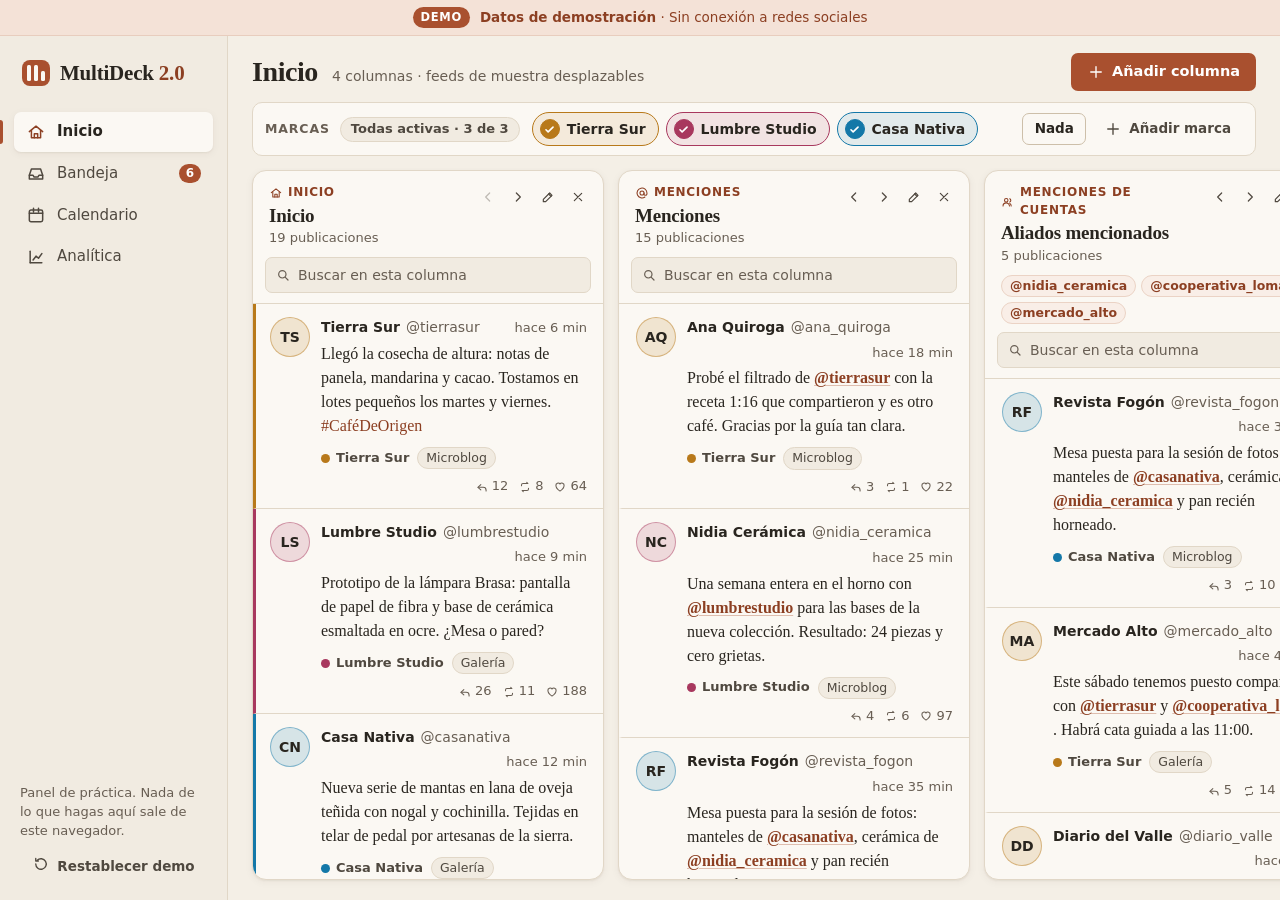
<file: index.html>
<!doctype html>
<html lang="es">
<head>
  <meta charset="utf-8">
  <meta name="viewport" content="width=device-width, initial-scale=1, viewport-fit=cover">
  <meta name="color-scheme" content="light">
  <meta name="description" content="MultiDeck 2.0: demostración interactiva de un panel de redes sociales con datos ficticios.">
  <!-- Sin recursos externos: la demo no hace ninguna llamada de red. -->
  <meta http-equiv="Content-Security-Policy" content="default-src 'self'; style-src 'self' 'unsafe-inline'; img-src 'self' data:; connect-src 'none'; font-src 'self'">
  <title>MultiDeck 2.0 · Demostración</title>
  <link rel="icon" href="data:image/svg+xml,%3Csvg xmlns='http://www.w3.org/2000/svg' viewBox='0 0 32 32'%3E%3Crect width='32' height='32' rx='8' fill='%23A9502F'/%3E%3Cpath d='M8 9h4v14H8zM14 9h4v14h-4zM20 9h4v9h-4z' fill='%23FBF8F3'/%3E%3C/svg%3E">
  <link rel="stylesheet" href="css/styles.css">
</head>
<body>
  <a class="skip-link" href="#main">Saltar al contenido</a>

  <div class="demo-banner" role="note">
    <span class="demo-banner__pill">Demo</span>
    <span><strong>Datos de demostración</strong> · Sin conexión a redes sociales</span>
    <span class="demo-banner__extra" id="persist-note"></span>
  </div>

  <div class="app">
    <aside class="sidebar" aria-label="Navegación">
      <div class="logo">
        <span class="logo__mark" aria-hidden="true"><i></i><i></i><i></i></span>
        <span class="logo__text">MultiDeck <em>2.0</em></span>
      </div>
      <nav class="nav" aria-label="Secciones principales">
        <ul>
          <li><a class="nav__item" href="#inicio" data-view="inicio"><span class="nav__icon" data-icon="home"></span><span class="nav__label">Inicio</span></a></li>
          <li><a class="nav__item" href="#bandeja" data-view="bandeja"><span class="nav__icon" data-icon="inbox"></span><span class="nav__label">Bandeja</span><span class="nav__badge" id="nav-unread" hidden></span></a></li>
          <li><a class="nav__item" href="#calendario" data-view="calendario"><span class="nav__icon" data-icon="calendar"></span><span class="nav__label">Calendario</span></a></li>
          <li><a class="nav__item" href="#analitica" data-view="analitica"><span class="nav__icon" data-icon="chart"></span><span class="nav__label">Analítica</span></a></li>
        </ul>
      </nav>
      <div class="sidebar__foot">
        <p class="sidebar__note">Panel de práctica. Nada de lo que hagas aquí sale de este navegador.</p>
        <button type="button" class="btn btn--ghost btn--sm" id="reset-demo"><span data-icon="reset"></span>Restablecer demo</button>
      </div>
    </aside>

    <div class="workspace">
      <header class="topbar">
        <div class="topbar__heading">
          <span class="topbar__logo" aria-hidden="true">MultiDeck <em>2.0</em></span>
          <h1 id="view-title">Inicio</h1>
          <p id="view-subtitle" class="topbar__sub"></p>
        </div>
        <div class="topbar__actions" id="view-actions"></div>
      </header>

      <section class="brandbar" id="brandbar" aria-label="Filtro de marcas"></section>

      <main id="main" tabindex="-1">
        <section class="view view--home" id="view-inicio" data-view="inicio" aria-labelledby="view-title"></section>
        <section class="view view--inbox" id="view-bandeja" data-view="bandeja" aria-labelledby="view-title" hidden></section>
        <section class="view view--calendar" id="view-calendario" data-view="calendario" aria-labelledby="view-title" hidden></section>
        <section class="view view--analytics" id="view-analitica" data-view="analitica" aria-labelledby="view-title" hidden></section>
      </main>
    </div>
  </div>

  <!-- Diálogo: añadir o editar columna -->
  <dialog class="dialog" id="dialog-column" aria-labelledby="dialog-column-title">
    <form class="dialog__form" id="form-column" novalidate>
      <header class="dialog__head">
        <h2 id="dialog-column-title">Añadir columna</h2>
        <button type="button" class="icon-btn" data-close aria-label="Cerrar"><span data-icon="close"></span></button>
      </header>
      <div class="dialog__body">
        <fieldset class="type-picker" id="column-type-field">
          <legend>Tipo de feed</legend>
          <label class="type-option"><input type="radio" name="type" value="home" checked><span class="type-option__card"><span data-icon="home"></span><strong>Inicio</strong><small>Publicaciones recientes ficticias</small></span></label>
          <label class="type-option"><input type="radio" name="type" value="mentions"><span class="type-option__card"><span data-icon="at"></span><strong>Menciones</strong><small>Menciones a las marcas de demostración</small></span></label>
          <label class="type-option"><input type="radio" name="type" value="accounts"><span class="type-option__card"><span data-icon="users"></span><strong>Menciones de cuentas</strong><small>Publicaciones que mencionan a cuentas que elijas</small></span></label>
          <label class="type-option"><input type="radio" name="type" value="list"><span class="type-option__card"><span data-icon="list"></span><strong>Listas</strong><small>Publicaciones de una colección ficticia</small></span></label>
        </fieldset>

        <div class="field" id="field-accounts" hidden>
          <label for="col-accounts">Cuentas a seguir <span class="field__hint-inline">(hasta 8, separadas por comas)</span></label>
          <input id="col-accounts" name="accounts" type="text" autocomplete="off" spellcheck="false" placeholder="@revista_fogon, @mercado_alto" aria-describedby="col-accounts-hint col-accounts-error">
          <p class="field__hint" id="col-accounts-hint">Prueba con cuentas de los datos de muestra: <span id="account-suggestions"></span></p>
          <p class="field__error" id="col-accounts-error" aria-live="polite"></p>
        </div>

        <div class="field" id="field-list" hidden>
          <label for="col-list">Colección</label>
          <select id="col-list" name="listId"></select>
        </div>

        <div class="field">
          <label for="col-title">Título de la columna <span class="field__hint-inline">(opcional)</span></label>
          <input id="col-title" name="title" type="text" maxlength="40" autocomplete="off" aria-describedby="col-title-error">
          <p class="field__error" id="col-title-error" aria-live="polite"></p>
        </div>
      </div>
      <footer class="dialog__foot">
        <button type="button" class="btn btn--ghost" data-close>Cancelar</button>
        <button type="submit" class="btn btn--primary" id="column-submit">Añadir columna</button>
      </footer>
    </form>
  </dialog>

  <!-- Diálogo: marcas locales -->
  <dialog class="dialog" id="dialog-brand" aria-labelledby="dialog-brand-title">
    <form class="dialog__form" id="form-brand" novalidate>
      <header class="dialog__head">
        <h2 id="dialog-brand-title">Añadir marca de demostración</h2>
        <button type="button" class="icon-btn" data-close aria-label="Cerrar"><span data-icon="close"></span></button>
      </header>
      <div class="dialog__body">
        <p class="dialog__intro">La marca solo existe en este navegador. No se crea ni se vincula ninguna cuenta real.</p>
        <div class="field">
          <label for="brand-name">Nombre de la marca</label>
          <input id="brand-name" name="name" type="text" maxlength="30" autocomplete="off" placeholder="Por ejemplo, Monte Claro" aria-describedby="brand-name-error">
          <p class="field__error" id="brand-name-error" aria-live="polite"></p>
        </div>
        <div class="field">
          <label for="brand-handle">@usuario ficticio <span class="field__hint-inline">(opcional)</span></label>
          <input id="brand-handle" name="handle" type="text" maxlength="31" autocomplete="off" spellcheck="false" placeholder="monteclaro" aria-describedby="brand-handle-hint brand-handle-error">
          <p class="field__hint" id="brand-handle-hint">Si lo dejas vacío, se genera a partir del nombre.</p>
          <p class="field__error" id="brand-handle-error" aria-live="polite"></p>
        </div>
        <div class="local-brands" id="local-brands"></div>
      </div>
      <footer class="dialog__foot">
        <button type="button" class="btn btn--ghost" data-close>Cerrar</button>
        <button type="submit" class="btn btn--primary">Añadir marca</button>
      </footer>
    </form>
  </dialog>

  <div class="toasts" id="toasts" aria-live="polite"></div>

  <script src="js/data.js"></script>
  <script src="js/utils.js"></script>
  <script src="js/store.js"></script>
  <script src="js/ui.js"></script>
  <script src="js/views/brands.js"></script>
  <script src="js/views/home.js"></script>
  <script src="js/views/inbox.js"></script>
  <script src="js/views/calendar.js"></script>
  <script src="js/views/analytics.js"></script>
  <script src="js/app.js"></script>
</body>
</html>
</file>
<file: css/styles.css>
/* ==========================================================================
   MultiDeck 2.0 · Estilos
   Estética cálida y editorial: marfil, carbón y acentos terracota.
   ========================================================================== */

:root {
  color-scheme: light;

  --bg: #F4EFE6;
  --surface: #FBF8F3;
  --surface-2: #F1EBE1;
  --surface-3: #E9E1D4;
  --border: #E1D7C7;
  --border-strong: #CDBFA9;
  --text: #29251F;
  --text-2: #4F483F;
  --text-3: #685E53;
  --accent: #A9502F;
  --accent-hover: #934326;
  --accent-ink: #8C3F22;
  --accent-soft: #F4E2D7;
  --accent-softer: #F9EEE7;
  --danger: #A23A2A;
  --success: #4E6B2C;
  --focus: #A9502F;

  --serif: "Iowan Old Style", "Palatino Linotype", Palatino, "Book Antiqua", Georgia, "Liberation Serif", "Times New Roman", serif;
  --sans: ui-sans-serif, system-ui, -apple-system, "Segoe UI", Roboto, "Helvetica Neue", Arial, "Liberation Sans", sans-serif;

  --radius: 10px;
  --radius-sm: 7px;
  --radius-lg: 14px;
  --shadow: 0 1px 2px rgba(60, 40, 20, .06), 0 2px 8px rgba(60, 40, 20, .05);
  --shadow-lg: 0 10px 40px rgba(50, 32, 16, .18);
  --sidebar-w: 228px;
  --col-w: 352px;
  --tabbar-h: 64px;
}

*, *::before, *::after { box-sizing: border-box; }

html, body { height: 100%; }

body {
  margin: 0;
  background: var(--bg);
  color: var(--text);
  font-family: var(--sans);
  font-size: 15px;
  line-height: 1.45;
  -webkit-font-smoothing: antialiased;
  display: flex;
  flex-direction: column;
  height: 100dvh;
  overflow: hidden;
}

h1, h2, h3 { margin: 0; font-weight: 600; }
p { margin: 0; }
ul, ol { margin: 0; padding: 0; list-style: none; }
button, input, select, textarea { font: inherit; color: inherit; }
button { cursor: pointer; }
button:disabled { cursor: not-allowed; }
mark { background: #F6D9A8; color: inherit; border-radius: 3px; padding: 0 1px; }

.icon { width: 18px; height: 18px; flex: none; fill: none; stroke: currentColor; stroke-width: 1.8; stroke-linecap: round; stroke-linejoin: round; }
.muted { color: var(--text-3); }
.sr-only { position: absolute !important; width: 1px; height: 1px; padding: 0; margin: -1px; overflow: hidden; clip: rect(0 0 0 0); white-space: nowrap; border: 0; }

/* Foco visible y consistente */
:focus { outline: none; }
:focus-visible { outline: 2.5px solid var(--focus); outline-offset: 2px; border-radius: 6px; }
input:focus-visible, select:focus-visible, textarea:focus-visible { outline-offset: 0; }

.skip-link { position: absolute; left: 12px; top: -60px; z-index: 100; background: var(--text); color: var(--surface); padding: 8px 14px; border-radius: 8px; text-decoration: none; }
.skip-link:focus { top: 8px; }

/* --- Aviso de demostración -------------------------------------------------- */
.demo-banner {
  flex: none;
  display: flex; align-items: center; justify-content: center; gap: 10px; flex-wrap: wrap;
  padding: 7px 16px;
  background: var(--accent-soft);
  border-bottom: 1px solid #E8CDBE;
  color: var(--accent-ink);
  font-size: 13.5px;
  text-align: center;
}
.demo-banner strong { font-weight: 650; }
.demo-banner__pill { background: var(--accent); color: #fff; font-size: 11.5px; font-weight: 700; letter-spacing: .06em; text-transform: uppercase; padding: 2px 8px; border-radius: 99px; }
.demo-banner__extra:empty { display: none; }

/* --- Estructura ------------------------------------------------------------- */
.app { flex: 1; min-height: 0; display: grid; grid-template-columns: var(--sidebar-w) 1fr; }

.sidebar {
  display: flex; flex-direction: column; gap: 22px;
  padding: 20px 14px 16px;
  background: var(--surface-2);
  border-right: 1px solid var(--border);
  min-height: 0;
}
.logo { display: flex; align-items: center; gap: 10px; padding: 2px 8px; }
.logo__mark { display: inline-flex; gap: 3px; align-items: flex-end; height: 26px; padding: 5px; border-radius: 8px; background: var(--accent); }
.logo__mark i { display: block; width: 4px; background: var(--surface); border-radius: 1.5px; }
.logo__mark i:nth-child(1) { height: 16px; } .logo__mark i:nth-child(2) { height: 16px; } .logo__mark i:nth-child(3) { height: 10px; }
.logo__text, .topbar__logo { font-family: var(--serif); font-size: 21px; font-weight: 600; letter-spacing: -.01em; }
.logo__text em, .topbar__logo em { font-style: normal; color: var(--accent-ink); }

.nav ul { display: flex; flex-direction: column; gap: 2px; }
.nav__item {
  display: flex; align-items: center; gap: 11px;
  padding: 9px 12px; border-radius: var(--radius-sm);
  color: var(--text-2); text-decoration: none; font-weight: 520; font-size: 15px;
  position: relative;
}
.nav__item:hover { background: var(--surface-3); color: var(--text); }
.nav__item.is-active { background: var(--surface); color: var(--text); box-shadow: var(--shadow); font-weight: 620; }
.nav__item.is-active::before { content: ""; position: absolute; left: -14px; top: 8px; bottom: 8px; width: 3px; border-radius: 0 3px 3px 0; background: var(--accent); }
.nav__item.is-active .nav__icon { color: var(--accent-ink); }
.nav__icon { display: inline-flex; }
.nav__icon .icon { width: 20px; height: 20px; }
.nav__badge { margin-left: auto; min-width: 22px; padding: 1px 7px; border-radius: 99px; background: var(--accent); color: #fff; font-size: 12px; font-weight: 700; text-align: center; }

.sidebar__foot { margin-top: auto; display: flex; flex-direction: column; gap: 10px; padding: 0 6px; }
.sidebar__note { font-size: 13px; color: var(--text-3); }

.workspace { display: flex; flex-direction: column; min-width: 0; min-height: 0; }

.topbar { display: flex; align-items: center; justify-content: space-between; gap: 16px; padding: 16px 24px 10px; }
.topbar__heading { display: flex; align-items: baseline; gap: 14px; flex-wrap: wrap; min-width: 0; }
.topbar__logo { display: none; }
.topbar h1 { font-family: var(--serif); font-size: 28px; letter-spacing: -.015em; font-weight: 600; }
.topbar__sub { color: var(--text-3); font-size: 14px; }
.topbar__actions { display: flex; gap: 8px; flex: none; }

/* --- Barra de marcas -------------------------------------------------------- */
.brandbar {
  display: flex; align-items: center; gap: 12px; flex-wrap: wrap;
  margin: 0 24px 12px; padding: 9px 12px;
  background: var(--surface); border: 1px solid var(--border); border-radius: var(--radius);
}
.brandbar__label { display: flex; align-items: center; gap: 10px; }
.brandbar__title { font-size: 12.5px; font-weight: 700; letter-spacing: .07em; text-transform: uppercase; color: var(--text-3); }
.brandbar__chips { display: flex; gap: 7px; flex-wrap: wrap; }
.brandbar__actions { display: flex; gap: 6px; margin-left: auto; }

.count-pill { font-size: 13px; font-weight: 600; padding: 2px 10px; border-radius: 99px; background: var(--surface-2); color: var(--text-2); border: 1px solid var(--border); white-space: nowrap; }
.count-pill--empty { background: #F7E4DD; border-color: #E8C3B6; color: var(--danger); }

.brand-chip {
  display: inline-flex; align-items: center; gap: 7px;
  padding: 5px 12px 5px 7px; min-height: 34px;
  border-radius: 99px; border: 1.5px solid var(--border-strong);
  background: var(--surface); color: var(--text-2); font-size: 14px; font-weight: 560;
  transition: background .15s, border-color .15s;
  white-space: nowrap;
}
.brand-chip:hover { border-color: var(--brand); }
.brand-chip__check { display: inline-flex; align-items: center; justify-content: center; width: 20px; height: 20px; border-radius: 50%; border: 1.5px solid var(--brand); background: transparent; color: #fff; }
.brand-chip__check .icon { width: 13px; height: 13px; stroke-width: 3; opacity: 0; }
.brand-chip.is-on { background: color-mix(in srgb, var(--brand) 11%, var(--surface)); border-color: var(--brand); color: var(--text); }
.brand-chip.is-on .brand-chip__check { background: var(--brand); }
.brand-chip.is-on .brand-chip__check .icon { opacity: 1; }
.brand-chip__local { font-size: 11px; font-weight: 700; text-transform: uppercase; letter-spacing: .05em; color: var(--text-3); }

.brand-dot { display: inline-block; width: 9px; height: 9px; border-radius: 50%; background: var(--brand); flex: none; }
.brand-tag { display: inline-flex; align-items: center; gap: 6px; font-size: 13px; font-weight: 600; color: var(--text-2); white-space: nowrap; }
.channel-tag, .demo-tag { display: inline-flex; align-items: center; font-size: 12.5px; padding: 1px 8px; border-radius: 99px; background: var(--surface-2); border: 1px solid var(--border); color: var(--text-2); white-space: nowrap; }
.demo-tag { background: var(--accent-softer); border-color: #EBD3C5; color: var(--accent-ink); font-weight: 600; }
.demo-tag--xs { font-size: 11px; padding: 0 6px; }

/* --- Botones ------------------------------------------------------------------ */
.btn {
  display: inline-flex; align-items: center; justify-content: center; gap: 7px;
  min-height: 38px; padding: 7px 15px;
  border-radius: var(--radius-sm); border: 1.5px solid transparent;
  font-weight: 600; font-size: 14.5px; white-space: nowrap;
  transition: background .15s, border-color .15s, color .15s;
}
.btn--sm { min-height: 32px; padding: 4px 11px; font-size: 13.5px; }
.btn--primary { background: var(--accent); color: #fff; }
.btn--primary:hover { background: var(--accent-hover); }
.btn--outline { background: var(--surface); border-color: var(--border-strong); color: var(--text); }
.btn--outline:hover { border-color: var(--accent); color: var(--accent-ink); }
.btn--ghost { background: transparent; color: var(--text-2); }
.btn--ghost:hover { background: var(--surface-3); color: var(--text); }
.btn--link { background: none; border: 0; color: var(--accent-ink); padding: 4px 6px; text-decoration: underline; text-underline-offset: 3px; min-height: 0; }
.btn--link:disabled { color: var(--text-3); text-decoration: none; opacity: .7; }
#brand-toggle-all { min-width: 64px; }

.icon-btn { display: inline-flex; align-items: center; justify-content: center; width: 36px; height: 36px; border-radius: var(--radius-sm); border: 1px solid transparent; background: transparent; color: var(--text-2); }
.icon-btn--sm { width: 30px; height: 30px; }
.icon-btn--sm .icon { width: 16px; height: 16px; }
.icon-btn:hover:not(:disabled) { background: var(--surface-3); color: var(--text); }
.icon-btn--danger:hover:not(:disabled) { background: #F6E1DA; color: var(--danger); }
.icon-btn:disabled { opacity: .35; }

/* --- Vistas ------------------------------------------------------------------ */
main { flex: 1; min-height: 0; overflow-y: auto; }
main:focus { outline: none; }
body[data-view="inicio"] main { overflow: hidden; display: flex; }
.view--home { flex: 1; min-width: 0; display: flex; flex-direction: column; }
.view--inbox, .view--calendar, .view--analytics { padding: 4px 24px 32px; }
[hidden] { display: none !important; }

.card { background: var(--surface); border: 1px solid var(--border); border-radius: var(--radius-lg); box-shadow: var(--shadow); }

/* --- Tablero de columnas ------------------------------------------------------ */
.pager { display: none; }
.board {
  flex: 1; min-height: 0;
  display: flex; gap: 14px; align-items: stretch;
  padding: 2px 24px 20px;
  overflow-x: auto; overflow-y: hidden;
  scroll-padding-inline: 24px;
}
.column {
  flex: 0 0 var(--col-w); width: var(--col-w);
  display: flex; flex-direction: column; min-height: 0;
  background: var(--surface); border: 1px solid var(--border); border-radius: var(--radius-lg);
  box-shadow: var(--shadow);
  overflow: hidden;
}
.column__head { display: flex; align-items: flex-start; gap: 6px; padding: 13px 10px 8px 16px; border-bottom: 1px solid transparent; }
.column__titles { flex: 1; min-width: 0; display: flex; flex-direction: column; gap: 2px; }
.column__type { display: inline-flex; align-items: center; gap: 5px; font-size: 12px; font-weight: 700; letter-spacing: .06em; text-transform: uppercase; color: var(--accent-ink); }
.column__type .icon { width: 14px; height: 14px; }
.column__title { font-family: var(--serif); font-size: 19px; line-height: 1.25; letter-spacing: -.01em; overflow: hidden; text-overflow: ellipsis; white-space: nowrap; }
.column__meta { font-size: 13px; color: var(--text-3); }
.column__tools { display: flex; gap: 0; flex: none; margin-top: -2px; }
.column__accounts { display: flex; gap: 5px; flex-wrap: wrap; padding: 0 16px 8px; }
.account-chip { font-size: 12.5px; font-weight: 600; padding: 1px 8px; border-radius: 99px; background: var(--accent-softer); color: var(--accent-ink); border: 1px solid #EBD3C5; }
.account-chip--quiet { background: var(--surface-2); color: var(--text-2); border-color: var(--border); font-weight: 500; }
.column__search { position: relative; margin: 0 12px 10px; }
.column__search .icon { position: absolute; left: 10px; top: 50%; transform: translateY(-50%); color: var(--text-3); width: 16px; height: 16px; pointer-events: none; }
.column__search input {
  width: 100%; height: 36px; padding: 6px 10px 6px 32px;
  background: var(--surface-2); border: 1px solid var(--border); border-radius: var(--radius-sm);
  font-size: 14px;
}
.column__search input:focus { border-color: var(--accent); background: var(--surface); }
.column__search input::placeholder { color: var(--text-3); }
.column__feed { flex: 1; min-height: 0; overflow-y: auto; border-top: 1px solid var(--border); overscroll-behavior: contain; scrollbar-width: thin; scrollbar-color: var(--border-strong) transparent; }
.column__feed:focus-visible { outline-offset: -3px; }

.column--ghost {
  flex-basis: 220px; width: 220px;
  align-items: center; justify-content: center; gap: 6px; text-align: center;
  background: transparent; border: 1.5px dashed var(--border-strong); box-shadow: none; color: var(--text-2);
  padding: 20px;
}
.column--ghost .icon { width: 26px; height: 26px; color: var(--accent); }
.column--ghost strong { font-family: var(--serif); font-size: 18px; color: var(--text); }
.column--ghost span { font-size: 13.5px; color: var(--text-3); }
.column--ghost:hover { border-color: var(--accent); background: var(--accent-softer); }
.board-empty { flex: 0 0 300px; align-self: center; padding: 20px; }
.board-empty h3 { font-family: var(--serif); font-size: 22px; margin-bottom: 6px; }

/* Publicaciones */
.post { display: flex; gap: 11px; padding: 13px 16px 12px 14px; border-bottom: 1px solid var(--border); border-left: 3px solid transparent; }
.post:hover { background: #FDFBF8; }
.post--own { border-left-color: var(--brand); }
.avatar {
  flex: none; width: 40px; height: 40px; border-radius: 50%;
  display: inline-flex; align-items: center; justify-content: center;
  background: color-mix(in srgb, var(--brand, var(--accent)) 16%, var(--surface));
  color: var(--text); font-weight: 700; font-size: 14px;
  border: 1.5px solid color-mix(in srgb, var(--brand, var(--accent)) 45%, transparent);
}
.avatar--sm { width: 36px; height: 36px; font-size: 13px; }
.post__body { flex: 1; min-width: 0; }
.post__head { display: flex; align-items: baseline; gap: 6px; flex-wrap: wrap; font-size: 14px; }
.post__author { font-weight: 650; }
.post__handle { color: var(--text-3); }
.post__time { margin-left: auto; color: var(--text-3); font-size: 13px; white-space: nowrap; }
.post__text { font-family: var(--serif); font-size: 16px; line-height: 1.5; margin: 4px 0 9px; color: var(--text); overflow-wrap: anywhere; }
.mention-link { background: none; border: 0; padding: 0; color: var(--accent-ink); font-weight: 600; font-family: inherit; font-size: inherit; text-decoration: underline; text-decoration-color: color-mix(in srgb, var(--accent) 35%, transparent); text-underline-offset: 2px; }
.mention-link:hover { text-decoration-color: currentColor; }
.hashtag { color: var(--accent-ink); }
.post__foot { display: flex; align-items: center; gap: 8px; flex-wrap: wrap; }
.post__stats { margin-left: auto; display: inline-flex; gap: 10px; color: var(--text-3); font-size: 13px; }
.post__stats span { display: inline-flex; align-items: center; gap: 3px; }
.post__stats .icon { width: 14px; height: 14px; }

/* Estados vacíos */
.empty { display: flex; flex-direction: column; align-items: center; text-align: center; gap: 8px; padding: 36px 24px; color: var(--text-2); }
.empty__icon { width: 46px; height: 46px; border-radius: 50%; display: inline-flex; align-items: center; justify-content: center; background: var(--surface-2); color: var(--accent-ink); margin-bottom: 4px; }
.empty__icon .icon { width: 22px; height: 22px; }
.empty h3 { font-family: var(--serif); font-size: 19px; color: var(--text); }
.empty p { max-width: 30ch; font-size: 14.5px; }
.empty .btn { margin-top: 6px; }
.empty--inline { padding: 14px 0; align-items: flex-start; text-align: left; }
.empty--inline p { max-width: none; color: var(--text-3); }
.empty--detail { height: 100%; justify-content: center; }

/* --- Bandeja ------------------------------------------------------------------ */
.inbox { display: grid; grid-template-columns: minmax(320px, 420px) 1fr; gap: 16px; height: 100%; min-height: 480px; }
.view--inbox { height: 100%; }
.inbox__pane { background: var(--surface); border: 1px solid var(--border); border-radius: var(--radius-lg); box-shadow: var(--shadow); min-height: 0; display: flex; flex-direction: column; overflow: hidden; }
.inbox__toolbar { display: flex; align-items: center; justify-content: space-between; gap: 8px; flex-wrap: wrap; padding: 12px; border-bottom: 1px solid var(--border); }
.segmented { display: inline-flex; padding: 3px; gap: 2px; background: var(--surface-2); border: 1px solid var(--border); border-radius: 10px; }
.segmented__btn { border: 0; background: transparent; border-radius: 7px; padding: 5px 12px; min-height: 32px; font-size: 14px; font-weight: 580; color: var(--text-2); display: inline-flex; align-items: center; gap: 6px; }
.segmented__btn:hover { color: var(--text); }
.segmented__btn.is-on { background: var(--surface); color: var(--text); box-shadow: 0 1px 2px rgba(60, 40, 20, .12); }
.segmented__count { font-size: 12px; font-weight: 700; padding: 0 6px; border-radius: 99px; background: var(--surface-3); color: var(--text-2); }
.segmented__btn.is-on .segmented__count { background: var(--accent-soft); color: var(--accent-ink); }
.conv-list { overflow-y: auto; flex: 1; }
.conv { display: flex; align-items: flex-start; border-bottom: 1px solid var(--border); position: relative; }
.conv.is-active { background: var(--accent-softer); }
.conv.is-active::before { content: ""; position: absolute; left: 0; top: 0; bottom: 0; width: 3px; background: var(--accent); }
.conv__open { flex: 1; min-width: 0; display: flex; gap: 11px; text-align: left; background: none; border: 0; padding: 12px 6px 12px 14px; }
.conv__open:focus-visible { outline-offset: -3px; }
.conv__main { flex: 1; min-width: 0; display: flex; flex-direction: column; gap: 2px; }
.conv__top { display: flex; gap: 8px; align-items: baseline; }
.conv__name { font-weight: 560; overflow: hidden; text-overflow: ellipsis; white-space: nowrap; }
.conv.is-unread .conv__name { font-weight: 750; }
.conv__time { margin-left: auto; font-size: 12.5px; color: var(--text-3); white-space: nowrap; }
.conv__meta { display: flex; align-items: center; gap: 5px; font-size: 13px; color: var(--text-3); }
.conv__snippet { font-size: 14px; color: var(--text-2); display: -webkit-box; -webkit-line-clamp: 2; -webkit-box-orient: vertical; overflow: hidden; }
.conv.is-unread .conv__snippet { color: var(--text); }
.conv__toggle { margin: 12px 10px 0 0; }
.unread-dot { width: 11px; height: 11px; border-radius: 50%; background: var(--accent); box-shadow: 0 0 0 3px var(--accent-soft); }
.kind { font-weight: 650; }
.kind--mention { color: var(--accent-ink); }
.thread { display: flex; flex-direction: column; height: 100%; }
.thread__head { display: flex; align-items: center; gap: 12px; flex-wrap: wrap; padding: 14px 18px; border-bottom: 1px solid var(--border); }
.thread__back { display: none; }
.thread__who { display: flex; gap: 11px; align-items: center; margin-right: auto; }
.thread__name { font-family: var(--serif); font-size: 21px; }
.thread__tags { display: flex; gap: 8px; align-items: center; flex-wrap: wrap; font-size: 13px; }
.thread__messages { flex: 1; overflow-y: auto; padding: 20px 18px; display: flex; flex-direction: column; gap: 14px; }
.bubble { max-width: min(560px, 85%); background: var(--surface-2); border: 1px solid var(--border); border-radius: 4px 14px 14px 14px; padding: 10px 14px; }
.bubble p { font-family: var(--serif); font-size: 16.5px; line-height: 1.5; }
.bubble__who { display: block; font-size: 12.5px; color: var(--text-3); font-weight: 600; margin-bottom: 3px; }
.bubble--mine { align-self: flex-end; background: color-mix(in srgb, var(--brand) 9%, var(--surface)); border-color: color-mix(in srgb, var(--brand) 30%, var(--border)); border-radius: 14px 4px 14px 14px; }
.thread__foot { display: flex; gap: 8px; align-items: center; padding: 12px 18px; border-top: 1px solid var(--border); font-size: 13.5px; color: var(--text-3); background: var(--surface-2); }

/* --- Calendario ---------------------------------------------------------------- */
.calendar-layout { display: grid; grid-template-columns: minmax(0, 1fr) 380px; gap: 18px; align-items: start; }
.calendar { padding: 16px; }
.calendar__head { display: flex; align-items: center; gap: 12px; margin-bottom: 12px; flex-wrap: wrap; }
.calendar__month { font-family: var(--serif); font-size: 24px; }
.calendar__nav { margin-left: auto; display: flex; gap: 4px; align-items: center; }
.cal-grid { display: grid; grid-template-columns: repeat(7, minmax(0, 1fr)); gap: 4px; }
.cal-grid__wd { font-size: 12.5px; font-weight: 700; letter-spacing: .05em; text-transform: uppercase; color: var(--text-3); padding: 4px 6px; }
.day {
  min-height: 98px; display: flex; flex-direction: column; align-items: stretch; gap: 3px;
  padding: 5px; text-align: left;
  background: var(--surface); border: 1px solid var(--border); border-radius: 8px;
  overflow: hidden;
}
.day:hover { border-color: var(--border-strong); background: #FDFBF8; }
.day--out { background: var(--surface-2); }
.day--out .day__num { color: var(--text-3); }
.day__num { font-size: 13.5px; font-weight: 650; width: 26px; height: 26px; display: inline-flex; align-items: center; justify-content: center; border-radius: 50%; }
.day--today .day__num { background: var(--accent); color: #fff; }
.day.is-selected { border-color: var(--accent); box-shadow: inset 0 0 0 1px var(--accent); background: var(--accent-softer); }
.day__items { display: flex; flex-direction: column; gap: 3px; min-width: 0; }
.day__chip { font-size: 12px; line-height: 1.3; padding: 2px 5px; border-radius: 4px; background: color-mix(in srgb, var(--brand) 12%, var(--surface)); border-left: 3px solid var(--brand); white-space: nowrap; overflow: hidden; text-overflow: ellipsis; color: var(--text); }
.day__chip b { font-weight: 700; }
.day__more { font-size: 12px; color: var(--text-3); font-weight: 600; padding-left: 4px; }
.day__dots { display: none; gap: 3px; justify-content: center; }
.is-new { animation: flash 2.2s ease-out; }
@keyframes flash { 0%, 30% { box-shadow: 0 0 0 3px var(--accent); } 100% { box-shadow: 0 0 0 0 transparent; } }
.calendar__legend { display: flex; gap: 14px; flex-wrap: wrap; margin: 12px 2px 4px; font-size: 13px; color: var(--text-2); }
.calendar__legend span { display: inline-flex; align-items: center; gap: 6px; }

.agenda { margin-top: 14px; border-top: 1px solid var(--border); padding-top: 14px; }
.agenda__head { display: flex; align-items: center; justify-content: space-between; gap: 10px; flex-wrap: wrap; }
.agenda__head h3 { font-family: var(--serif); font-size: 19px; }
.agenda__head h3::first-letter { text-transform: uppercase; }
.agenda__list { display: flex; flex-direction: column; gap: 8px; margin-top: 10px; }
.agenda__item { display: flex; gap: 12px; align-items: flex-start; padding: 10px 10px 10px 12px; border: 1px solid var(--border); border-left: 3px solid var(--brand); border-radius: 8px; background: var(--surface); }
.agenda__time { font-weight: 700; font-size: 14px; font-variant-numeric: tabular-nums; padding-top: 2px; }
.agenda__body { flex: 1; min-width: 0; }
.agenda__body p { font-family: var(--serif); font-size: 16px; margin-bottom: 6px; }
.agenda__tags { display: flex; gap: 8px; flex-wrap: wrap; align-items: center; }

.composer { padding: 18px; position: sticky; top: 4px; }
.composer__head { display: flex; align-items: center; justify-content: space-between; gap: 8px; margin-bottom: 12px; }
.composer__head h2 { font-family: var(--serif); font-size: 21px; }
.composer__note { display: flex; gap: 8px; align-items: flex-start; font-size: 13.5px; color: var(--text-2); background: var(--surface-2); border-radius: 8px; padding: 9px 11px; margin: 4px 0 14px; }
.composer__note .icon { color: var(--accent-ink); margin-top: 1px; }
.composer__actions { display: flex; justify-content: flex-end; gap: 8px; }

/* Campos de formulario */
.field { display: flex; flex-direction: column; gap: 5px; margin-bottom: 12px; }
.field label, .type-picker legend { font-size: 14px; font-weight: 640; color: var(--text); }
.field__hint-inline { font-weight: 450; color: var(--text-3); }
.field input, .field select, .field textarea {
  width: 100%; min-height: 40px; padding: 8px 11px;
  border: 1.5px solid var(--border-strong); border-radius: var(--radius-sm);
  background: #FFFDFA; color: var(--text); font-size: 15px;
}
.field textarea { font-family: var(--serif); font-size: 16px; line-height: 1.5; resize: vertical; min-height: 100px; }
.field input:focus, .field select:focus, .field textarea:focus { border-color: var(--accent); }
.field [aria-invalid="true"] { border-color: var(--danger); background: #FDF4F1; }
.field__hint { font-size: 13px; color: var(--text-3); }
.field__error { font-size: 13.5px; color: var(--danger); font-weight: 600; }
.field__error:empty { display: none; }
.field__row { display: flex; justify-content: space-between; gap: 8px; }
.field__count { font-size: 12.5px; color: var(--text-3); margin-left: auto; font-variant-numeric: tabular-nums; }
.field-grid { display: grid; grid-template-columns: 1fr 1fr; gap: 0 12px; }

/* --- Analítica ------------------------------------------------------------------ */
.analytics-head { display: flex; align-items: center; justify-content: space-between; gap: 12px; flex-wrap: wrap; margin-bottom: 14px; }
.notice { display: flex; gap: 9px; align-items: flex-start; font-size: 14px; color: var(--accent-ink); background: var(--accent-softer); border: 1px solid #EBD3C5; border-radius: var(--radius); padding: 9px 12px; flex: 1 1 420px; }
.kpis { display: grid; grid-template-columns: repeat(4, minmax(0, 1fr)); gap: 12px; margin-bottom: 14px; }
.kpi { padding: 14px 16px; display: flex; flex-direction: column; gap: 4px; }
.kpi__label { font-size: 13.5px; font-weight: 600; color: var(--text-2); display: flex; align-items: center; gap: 6px; flex-wrap: wrap; }
.kpi__value { font-family: var(--serif); font-size: 32px; font-weight: 600; letter-spacing: -.02em; line-height: 1.15; font-variant-numeric: tabular-nums; }
.kpi__delta { font-size: 13px; font-weight: 600; }
.kpi__delta.is-up { color: var(--success); }
.kpi__delta.is-down { color: var(--danger); }
.kpi__delta .muted { font-weight: 450; }
.analytics-grid { display: grid; grid-template-columns: repeat(2, minmax(0, 1fr)); gap: 14px; }
.chart-card { padding: 16px 18px; min-width: 0; }
.chart-card--wide { grid-column: 1 / -1; }
.chart-card__head { display: flex; align-items: flex-start; justify-content: space-between; gap: 10px; margin-bottom: 10px; }
.chart-card__head h2 { font-family: var(--serif); font-size: 20px; }
.chart-card__head p { font-size: 13.5px; }
.legend { display: flex; gap: 16px; flex-wrap: wrap; font-size: 13.5px; color: var(--text-2); margin-bottom: 6px; }
.legend span { display: inline-flex; align-items: center; gap: 7px; }
.legend__line { display: inline-block; width: 16px; height: 3px; border-radius: 2px; background: var(--brand); }
.chart-box { position: relative; width: 100%; }
.chart-box:focus-visible { outline-offset: 4px; }
.line-chart { display: block; overflow: visible; }
.line-chart .grid { stroke: var(--border); stroke-width: 1; }
.line-chart .baseline { stroke: var(--border-strong); stroke-width: 1; }
.line-chart .axis { fill: var(--text-3); font-size: 12px; font-family: var(--sans); }
.line-chart .series { fill: none; stroke: var(--brand); stroke-width: 2; stroke-linejoin: round; stroke-linecap: round; }
.line-chart .end-dot { fill: var(--brand); stroke: var(--surface); stroke-width: 2; }
.line-chart .hover-dot { fill: var(--brand); stroke: var(--surface); stroke-width: 2; }
.line-chart .direct-label { fill: var(--text-2); font-size: 12.5px; font-weight: 600; font-family: var(--sans); }
.line-chart .crosshair { stroke: var(--text-3); stroke-width: 1; stroke-dasharray: 3 3; }
.line-chart .hit { fill: transparent; cursor: crosshair; }
.chart-tip { position: absolute; top: 10px; z-index: 5; pointer-events: none; background: var(--text); color: var(--surface); border-radius: 8px; padding: 8px 11px; font-size: 13px; display: flex; flex-direction: column; gap: 3px; min-width: 170px; box-shadow: var(--shadow-lg); }
.chart-tip span { display: flex; align-items: center; gap: 7px; }
.chart-tip b { margin-left: auto; font-variant-numeric: tabular-nums; padding-left: 12px; }
.chart-tip .brand-dot { box-shadow: 0 0 0 1.5px var(--text); outline: 1.5px solid var(--surface); }
.chart-tip--float { position: fixed; top: 0; left: 0; min-width: 0; max-width: 280px; }
.bars { display: flex; flex-direction: column; gap: 4px; }
.bars__row { display: grid; grid-template-columns: 130px 1fr auto; align-items: center; gap: 10px; padding: 6px 4px; border-radius: 6px; }
.bars__row:hover { background: var(--surface-2); }
.bars__label { display: inline-flex; align-items: center; gap: 7px; font-size: 14px; font-weight: 560; overflow: hidden; text-overflow: ellipsis; white-space: nowrap; }
.bars__track { height: 14px; background: var(--surface-2); border-radius: 0 4px 4px 0; overflow: hidden; }
.bars__fill { display: block; height: 100%; background: var(--bar, var(--accent)); border-radius: 0 4px 4px 0; min-width: 3px; }
.bars__value { font-size: 13.5px; font-weight: 650; font-variant-numeric: tabular-nums; white-space: nowrap; }
.table-wrap { overflow-x: auto; max-height: 340px; overflow-y: auto; border: 1px solid var(--border); border-radius: 8px; }
.data-table { width: 100%; border-collapse: collapse; font-size: 14px; font-variant-numeric: tabular-nums; }
.data-table th, .data-table td { padding: 7px 12px; text-align: right; border-bottom: 1px solid var(--border); white-space: nowrap; }
.data-table th:first-child { text-align: left; }
.data-table thead th { position: sticky; top: 0; background: var(--surface-2); font-weight: 650; }
.data-table tbody th { font-weight: 500; color: var(--text-2); }
.top-posts { display: flex; flex-direction: column; }
.top-posts li { display: flex; gap: 14px; align-items: flex-start; padding: 12px 2px; border-top: 1px solid var(--border); }
.top-posts li:first-child { border-top: 0; }
.top-posts__rank { font-family: var(--serif); font-size: 22px; color: var(--accent-ink); width: 22px; text-align: center; line-height: 1.1; }
.top-posts li > div { flex: 1; min-width: 0; }
.top-posts p { font-family: var(--serif); font-size: 16px; margin-bottom: 5px; }
.top-posts__meta { display: flex; gap: 10px; flex-wrap: wrap; align-items: center; font-size: 13px; }
.top-posts__score { font-size: 17px; text-align: right; font-variant-numeric: tabular-nums; }
.top-posts__score small { display: block; font-size: 11.5px; font-weight: 500; color: var(--text-3); }

/* --- Diálogos -------------------------------------------------------------------- */
.dialog { width: min(560px, calc(100vw - 24px)); max-height: calc(100dvh - 32px); padding: 0; border: 1px solid var(--border); border-radius: var(--radius-lg); background: var(--surface); color: var(--text); box-shadow: var(--shadow-lg); }
.dialog::backdrop { background: rgba(41, 37, 31, .42); }
.dialog__form { display: flex; flex-direction: column; max-height: calc(100dvh - 34px); }
.dialog__head { display: flex; align-items: center; justify-content: space-between; padding: 16px 18px 10px; }
.dialog__head h2 { font-family: var(--serif); font-size: 23px; }
.dialog__body { padding: 4px 18px 8px; overflow-y: auto; }
.dialog__intro { font-size: 14px; color: var(--text-2); margin-bottom: 14px; }
.dialog__foot { display: flex; justify-content: flex-end; gap: 8px; padding: 12px 18px 16px; border-top: 1px solid var(--border); background: var(--surface-2); border-radius: 0 0 var(--radius-lg) var(--radius-lg); }
.type-picker { border: 0; padding: 0; margin: 0 0 14px; display: grid; grid-template-columns: 1fr 1fr; gap: 8px; }
.type-picker legend { margin-bottom: 8px; padding: 0; }
.type-option { position: relative; display: block; }
.type-option input { position: absolute; opacity: 0; inset: 0; margin: 0; cursor: pointer; }
.type-option__card { display: flex; flex-direction: column; gap: 2px; height: 100%; padding: 11px 12px; border: 1.5px solid var(--border-strong); border-radius: var(--radius); background: #FFFDFA; }
.type-option__card .icon { color: var(--accent-ink); margin-bottom: 3px; }
.type-option__card strong { font-size: 14.5px; }
.type-option__card small { font-size: 13px; color: var(--text-3); line-height: 1.35; }
.type-option input:checked + .type-option__card { border-color: var(--accent); background: var(--accent-softer); box-shadow: inset 0 0 0 1px var(--accent); }
.type-option input:focus-visible + .type-option__card { outline: 2.5px solid var(--focus); outline-offset: 2px; }
.suggest-chip { border: 1px solid #EBD3C5; background: var(--accent-softer); color: var(--accent-ink); border-radius: 99px; padding: 1px 9px; font-size: 13px; font-weight: 600; margin: 3px 2px 0 0; }
.suggest-chip:hover { border-color: var(--accent); }
.local-brands { margin-top: 6px; }
.local-brands h3 { font-size: 13px; text-transform: uppercase; letter-spacing: .06em; color: var(--text-3); margin-bottom: 6px; }
.local-brands li { display: flex; align-items: center; gap: 10px; padding: 6px 0; border-top: 1px solid var(--border); font-size: 14px; }
.local-brands li .btn { margin-left: auto; }

/* --- Avisos (toasts) ------------------------------------------------------------- */
.toasts { position: fixed; right: 20px; bottom: 20px; z-index: 50; display: flex; flex-direction: column; gap: 8px; width: min(420px, calc(100vw - 32px)); }
.toast { display: flex; align-items: flex-start; gap: 10px; padding: 12px 10px 12px 14px; border-radius: var(--radius); background: var(--text); color: var(--surface); box-shadow: var(--shadow-lg); animation: toast-in .2s ease-out; font-size: 14px; }
.toast > .icon { color: #F0B79C; margin-top: 2px; }
.toast--error > .icon { color: #F5A08F; }
.toast__body { flex: 1; display: flex; flex-direction: column; gap: 2px; }
.toast__body strong { font-weight: 700; }
.toast .icon-btn { color: #D9CFC2; }
.toast .icon-btn:hover { background: rgba(255, 255, 255, .1); color: #fff; }
.toast .btn--link { color: #F6C7AF; font-weight: 700; align-self: center; }
.toast.is-leaving { opacity: 0; transform: translateY(6px); transition: .2s; }
@keyframes toast-in { from { opacity: 0; transform: translateY(8px); } }

/* --- Adaptación ------------------------------------------------------------------ */
@media (max-width: 1100px) {
  .calendar-layout { grid-template-columns: 1fr; }
  .composer { position: static; }
  .kpis { grid-template-columns: repeat(2, minmax(0, 1fr)); }
}

@media (max-width: 900px) {
  :root { --sidebar-w: 76px; }
  .sidebar { padding: 16px 8px; align-items: center; }
  .logo__text, .nav__label, .sidebar__note { display: none; }
  .logo { padding: 0; }
  .nav__item { justify-content: center; padding: 11px; }
  .nav__item.is-active::before { left: -8px; }
  .nav__badge { position: absolute; top: 2px; right: 0; min-width: 18px; padding: 0 5px; font-size: 11px; }
  .sidebar__foot { padding: 0; }
  .sidebar__foot .btn { padding: 6px; font-size: 0; gap: 0; }
  .sidebar__foot .btn .icon { width: 20px; height: 20px; }
  .inbox { grid-template-columns: minmax(280px, 1fr) 1.2fr; }
  .analytics-grid { grid-template-columns: 1fr; }
}

@media (max-width: 760px) {
  body { font-size: 15px; }
  .app { grid-template-columns: 1fr; }
  .sidebar {
    position: fixed; left: 0; right: 0; bottom: 0; z-index: 30;
    flex-direction: row; justify-content: center; padding: 6px 8px calc(6px + env(safe-area-inset-bottom));
    border-right: 0; border-top: 1px solid var(--border); background: var(--surface);
    box-shadow: 0 -4px 16px rgba(60, 40, 20, .06);
  }
  .logo, .sidebar__foot { display: none; }
  .nav { width: 100%; }
  .nav ul { flex-direction: row; justify-content: space-around; }
  .nav li { flex: 1; }
  .nav__item { flex-direction: column; gap: 2px; padding: 6px 4px; font-size: 12px; min-height: 52px; }
  .nav__label { display: block; font-size: 12.5px; }
  .nav__item.is-active { box-shadow: none; background: var(--accent-softer); color: var(--accent-ink); }
  .nav__item.is-active::before { left: 30%; right: 30%; top: -6px; bottom: auto; width: auto; height: 3px; border-radius: 0 0 3px 3px; }
  .nav__badge { top: 2px; right: calc(50% - 26px); }
  .workspace { padding-bottom: calc(var(--tabbar-h) + env(safe-area-inset-bottom)); }

  .demo-banner { font-size: 12.5px; padding: 6px 12px; gap: 6px; }
  .topbar { padding: 12px 16px 8px; align-items: flex-start; }
  .topbar__heading { flex-direction: column; gap: 0; align-items: flex-start; }
  .topbar__logo { display: block; font-size: 14px; color: var(--text-3); }
  .topbar h1 { font-size: 24px; }
  .topbar__sub { font-size: 13px; }
  #add-column span { position: absolute; width: 1px; height: 1px; overflow: hidden; clip: rect(0 0 0 0); white-space: nowrap; }
  #add-column { padding: 7px 10px; }

  .demo-banner__pill { display: none; }
  .brandbar { margin: 0 16px 10px; padding: 8px 10px; gap: 8px; }
  .brandbar__label { order: 1; }
  .brandbar__title { display: none; }
  .brandbar__actions { order: 2; margin-left: auto; }
  .brandbar__chips { order: 3; width: 100%; flex-wrap: nowrap; overflow-x: auto; scrollbar-width: none; margin: 0 -10px; padding: 2px 10px; width: calc(100% + 20px); }
  .brandbar__chips::-webkit-scrollbar { display: none; }
  .brand-chip { min-height: 36px; }
  #brand-add span { position: absolute; width: 1px; height: 1px; overflow: hidden; clip: rect(0 0 0 0); white-space: nowrap; }
  #brand-add { padding: 4px 8px; }

  .pager { display: block; padding: 0 16px 8px; }
  .pager__track { display: flex; gap: 6px; overflow-x: auto; scrollbar-width: none; }
  .pager__track::-webkit-scrollbar { display: none; }
  .pager__pill { flex: none; border: 1px solid var(--border); background: var(--surface); color: var(--text-2); border-radius: 99px; padding: 5px 12px; font-size: 13.5px; font-weight: 580; min-height: 34px; display: inline-flex; align-items: center; gap: 4px; max-width: 200px; overflow: hidden; text-overflow: ellipsis; white-space: nowrap; }
  .pager__pill.is-active { background: var(--text); color: var(--surface); border-color: var(--text); }
  .pager__pill--add { color: var(--accent-ink); border-style: dashed; border-color: var(--border-strong); }
  .pager__pill .icon { width: 15px; height: 15px; }

  .board { padding: 0 16px 12px; gap: 10px; scroll-snap-type: x mandatory; scroll-padding-inline: 16px; }
  .column { flex-basis: calc(100vw - 32px); width: calc(100vw - 32px); scroll-snap-align: start; }
  .column--ghost { flex-basis: calc(100vw - 32px); }
  .column__tools .icon-btn--sm { width: 34px; height: 34px; }

  .view--inbox, .view--calendar, .view--analytics { padding: 2px 16px 24px; }
  .inbox { grid-template-columns: 1fr; min-height: 0; height: 100%; }
  .inbox:not(.is-detail) .inbox__pane--detail { display: none; }
  .inbox.is-detail .inbox__pane--list { display: none; }
  .thread__back { display: inline-flex; width: 100%; justify-content: flex-start; margin: -4px 0 0 -8px; }
  .inbox__toolbar { flex-direction: column; align-items: stretch; }
  .segmented { width: 100%; }
  .segmented__btn { flex: 1; justify-content: center; padding: 5px 6px; }

  .calendar { padding: 12px 10px; }
  .calendar__month { font-size: 21px; }
  .cal-grid { gap: 3px; }
  .cal-grid__wd { text-align: center; padding: 2px 0; font-size: 11.5px; }
  .day { min-height: 52px; align-items: center; padding: 4px 2px; }
  .day__items { display: none; }
  .day__dots { display: flex; }
  .field-grid { grid-template-columns: 1fr; }

  .kpis { grid-template-columns: 1fr 1fr; gap: 8px; }
  .kpi { padding: 12px; }
  .kpi__value { font-size: 25px; }
  .kpi__delta .muted { display: none; }
  .bars__row { grid-template-columns: 96px 1fr auto; gap: 8px; }
  .top-posts__score small { display: none; }
  .analytics-head .segmented { width: 100%; }

  .type-option__card { padding: 9px 10px; }
  .type-option__card small { font-size: 12.5px; }
  .toasts { left: 16px; right: 16px; width: auto; bottom: calc(var(--tabbar-h) + 14px + env(safe-area-inset-bottom)); }
}

@media (prefers-reduced-motion: reduce) {
  *, *::before, *::after { animation: none !important; transition: none !important; scroll-behavior: auto !important; }
}
</file>
